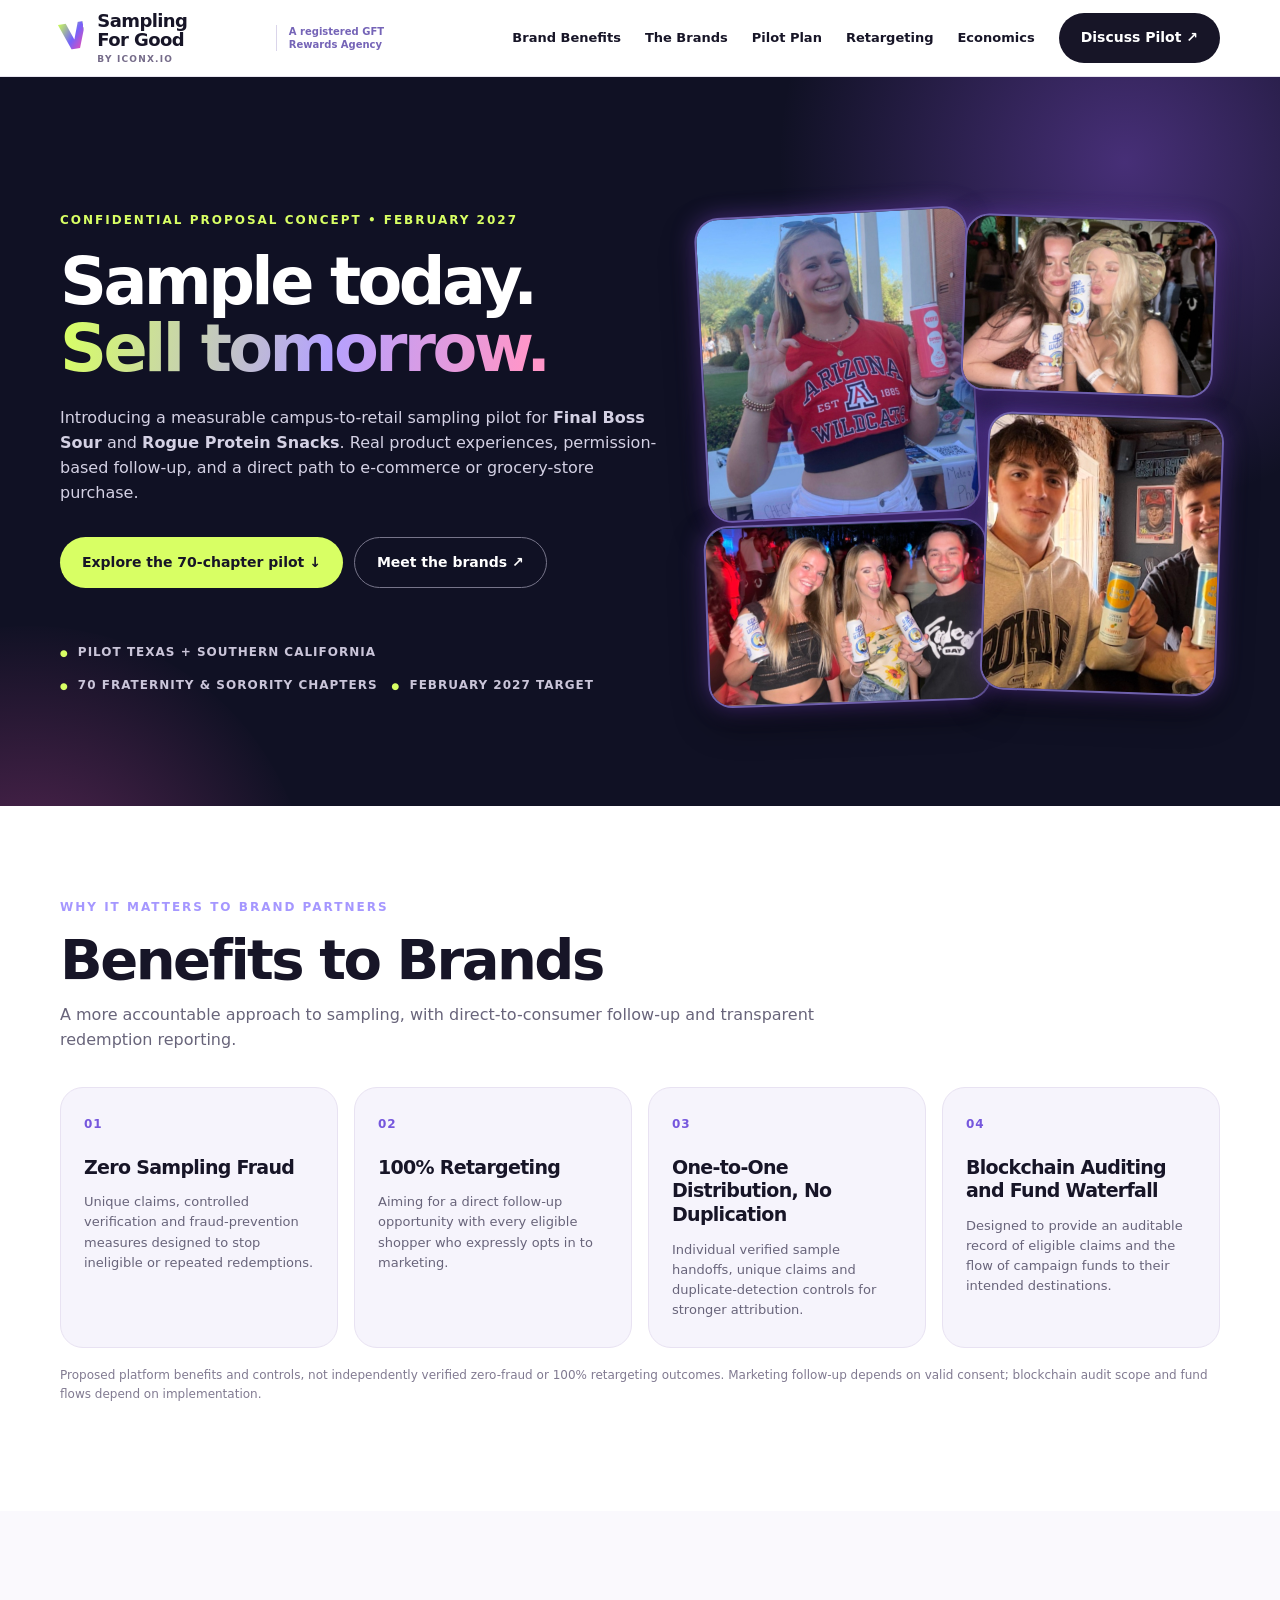
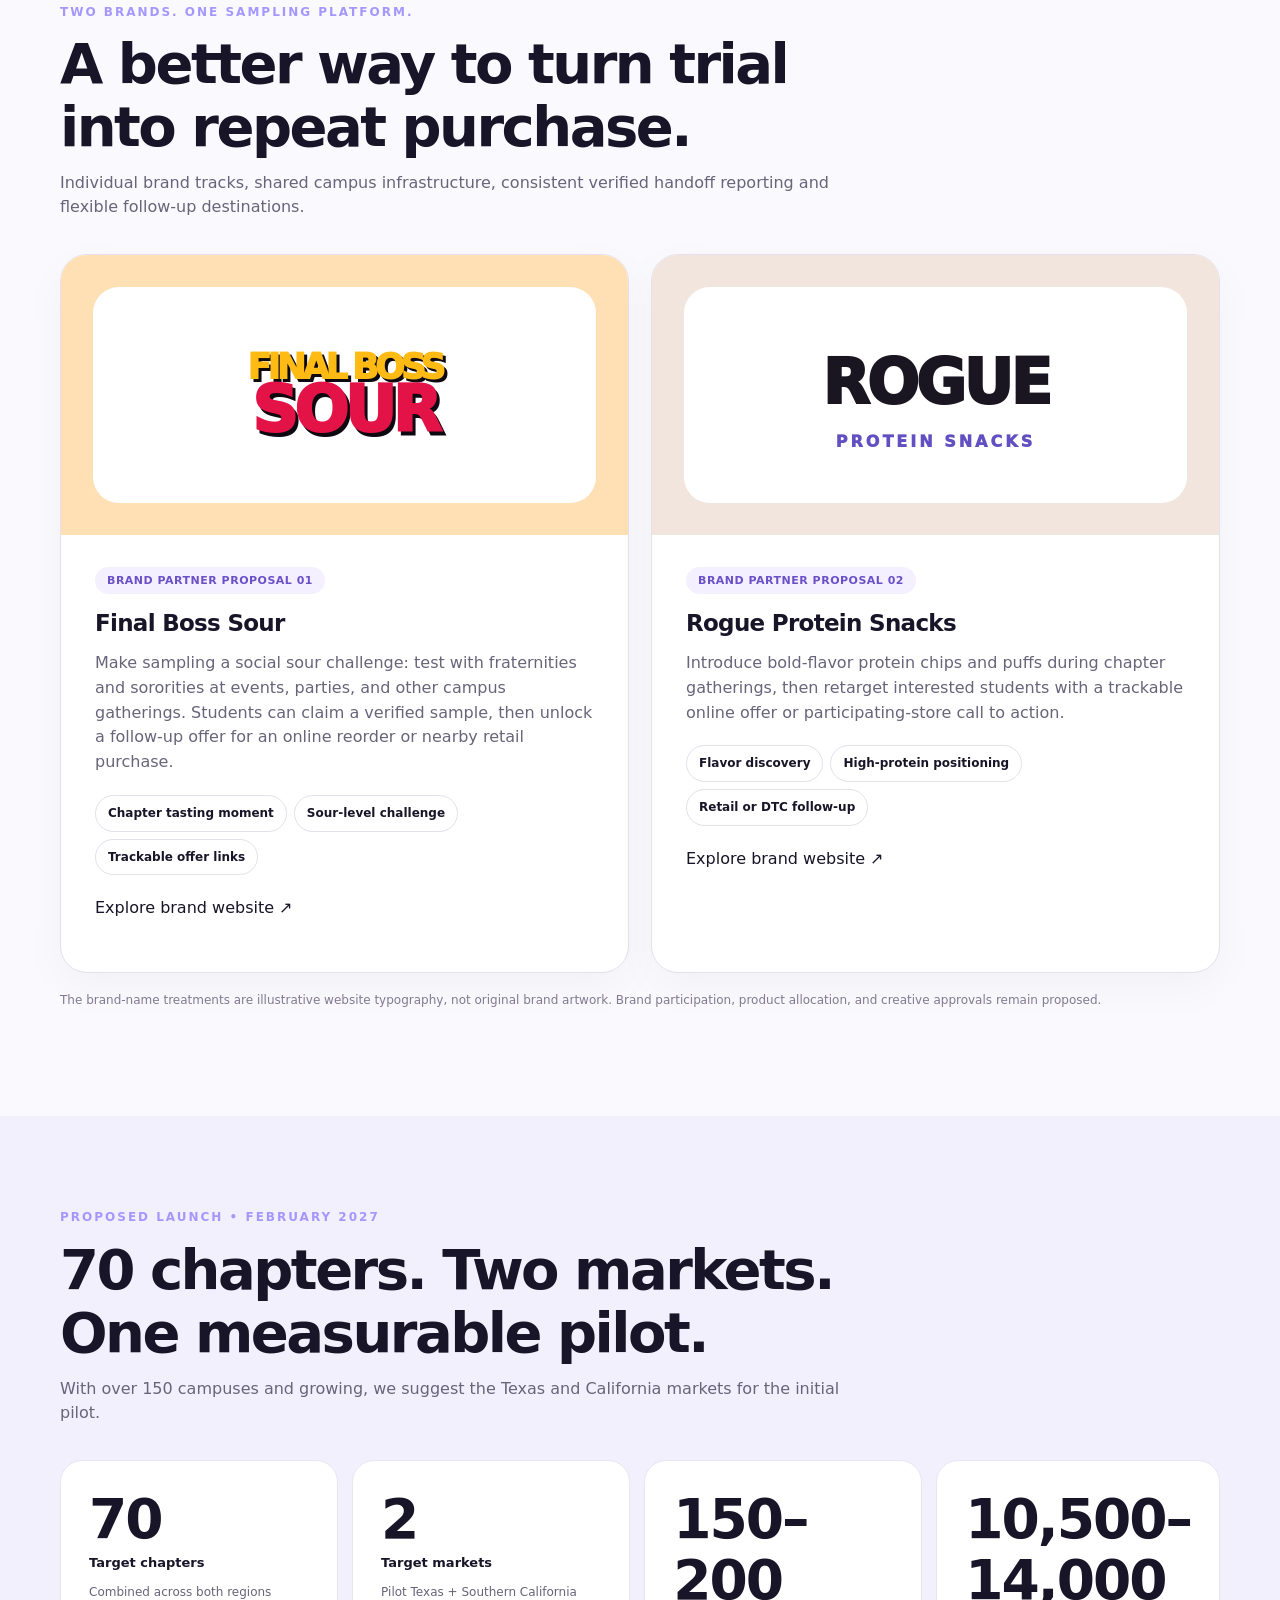
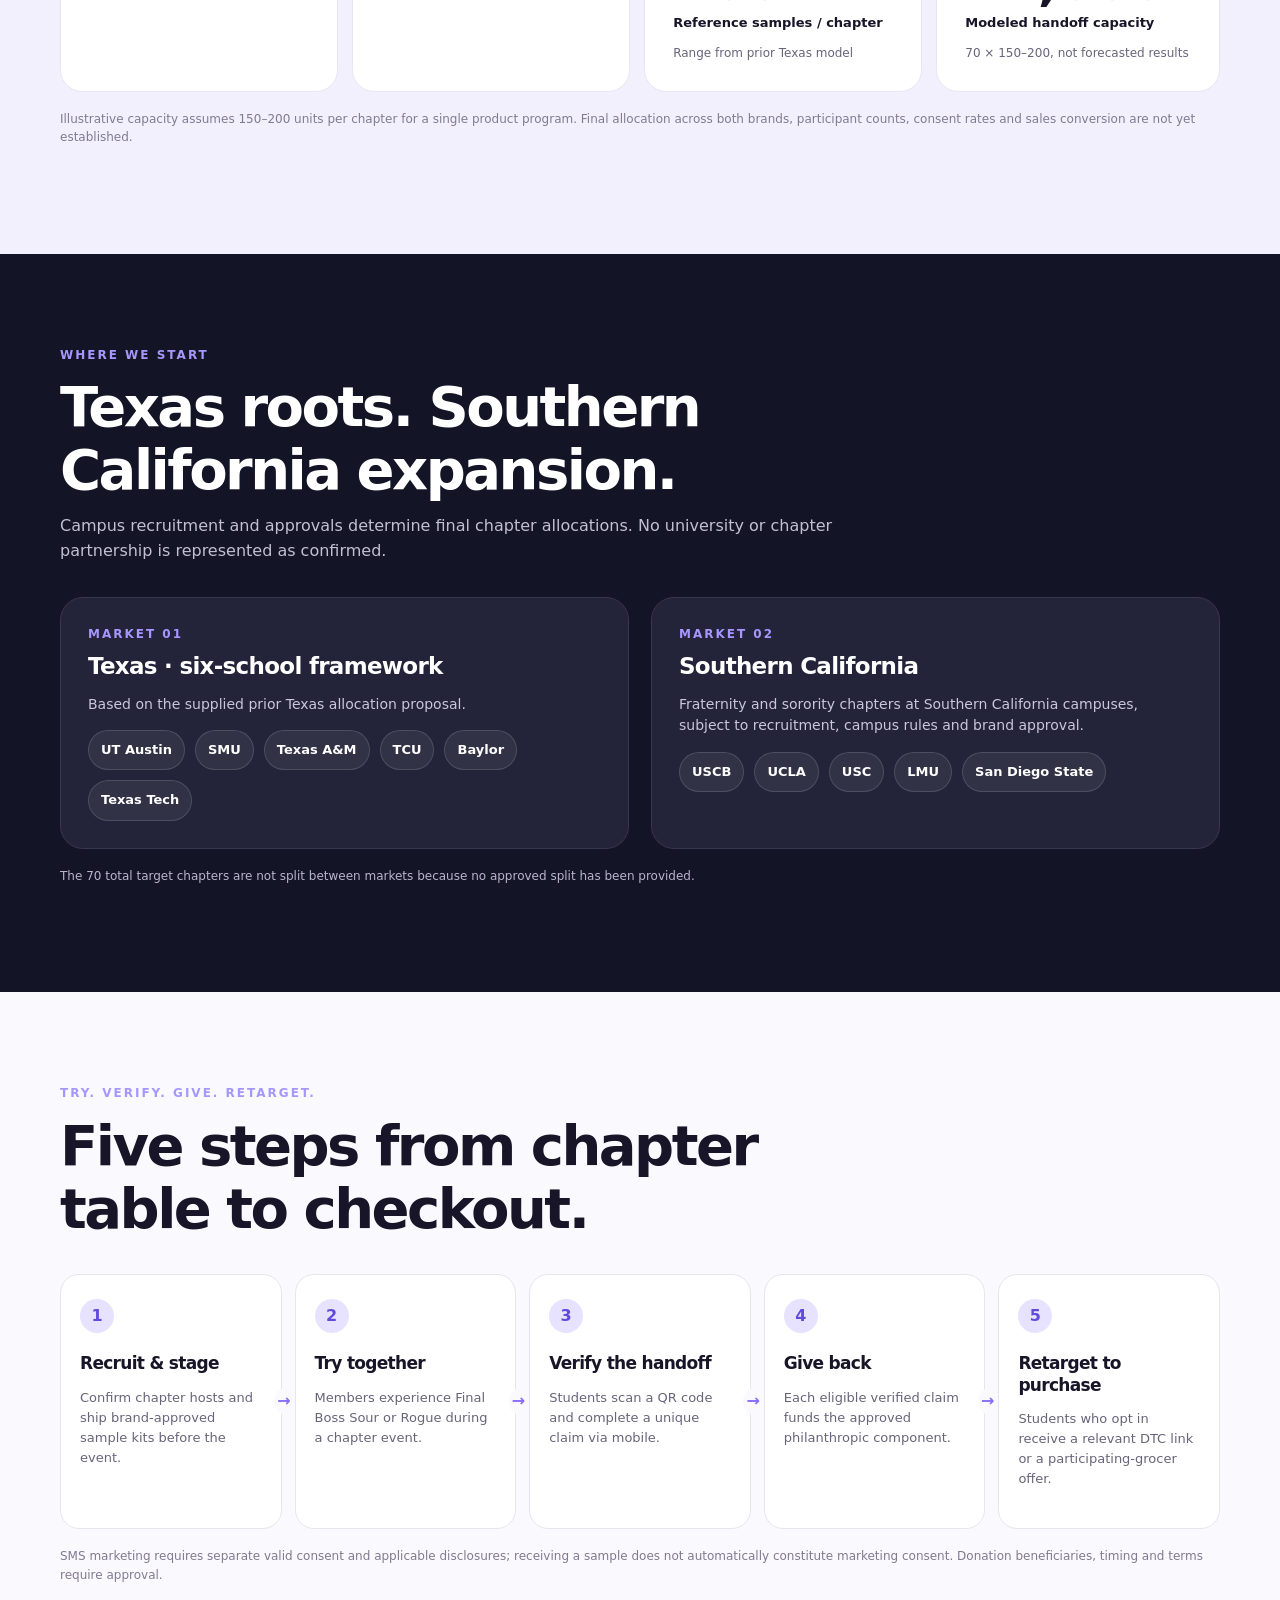
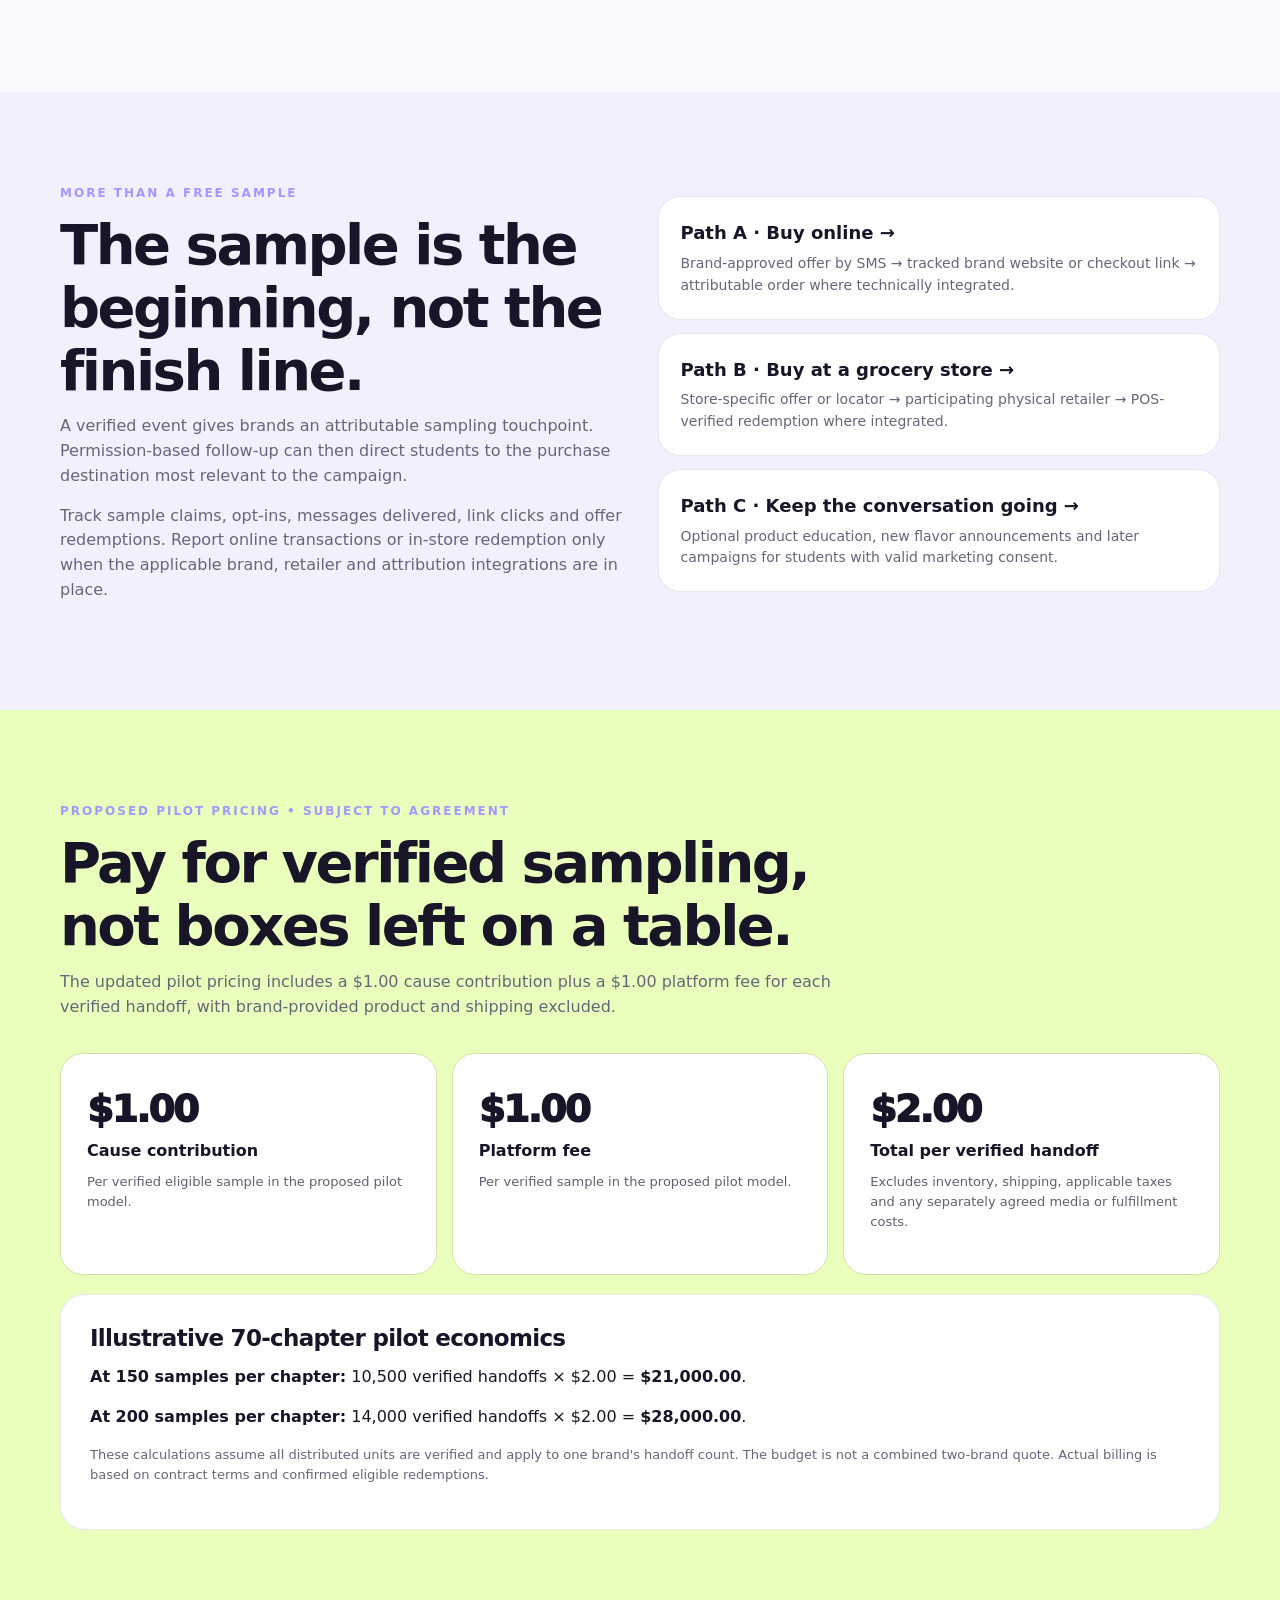
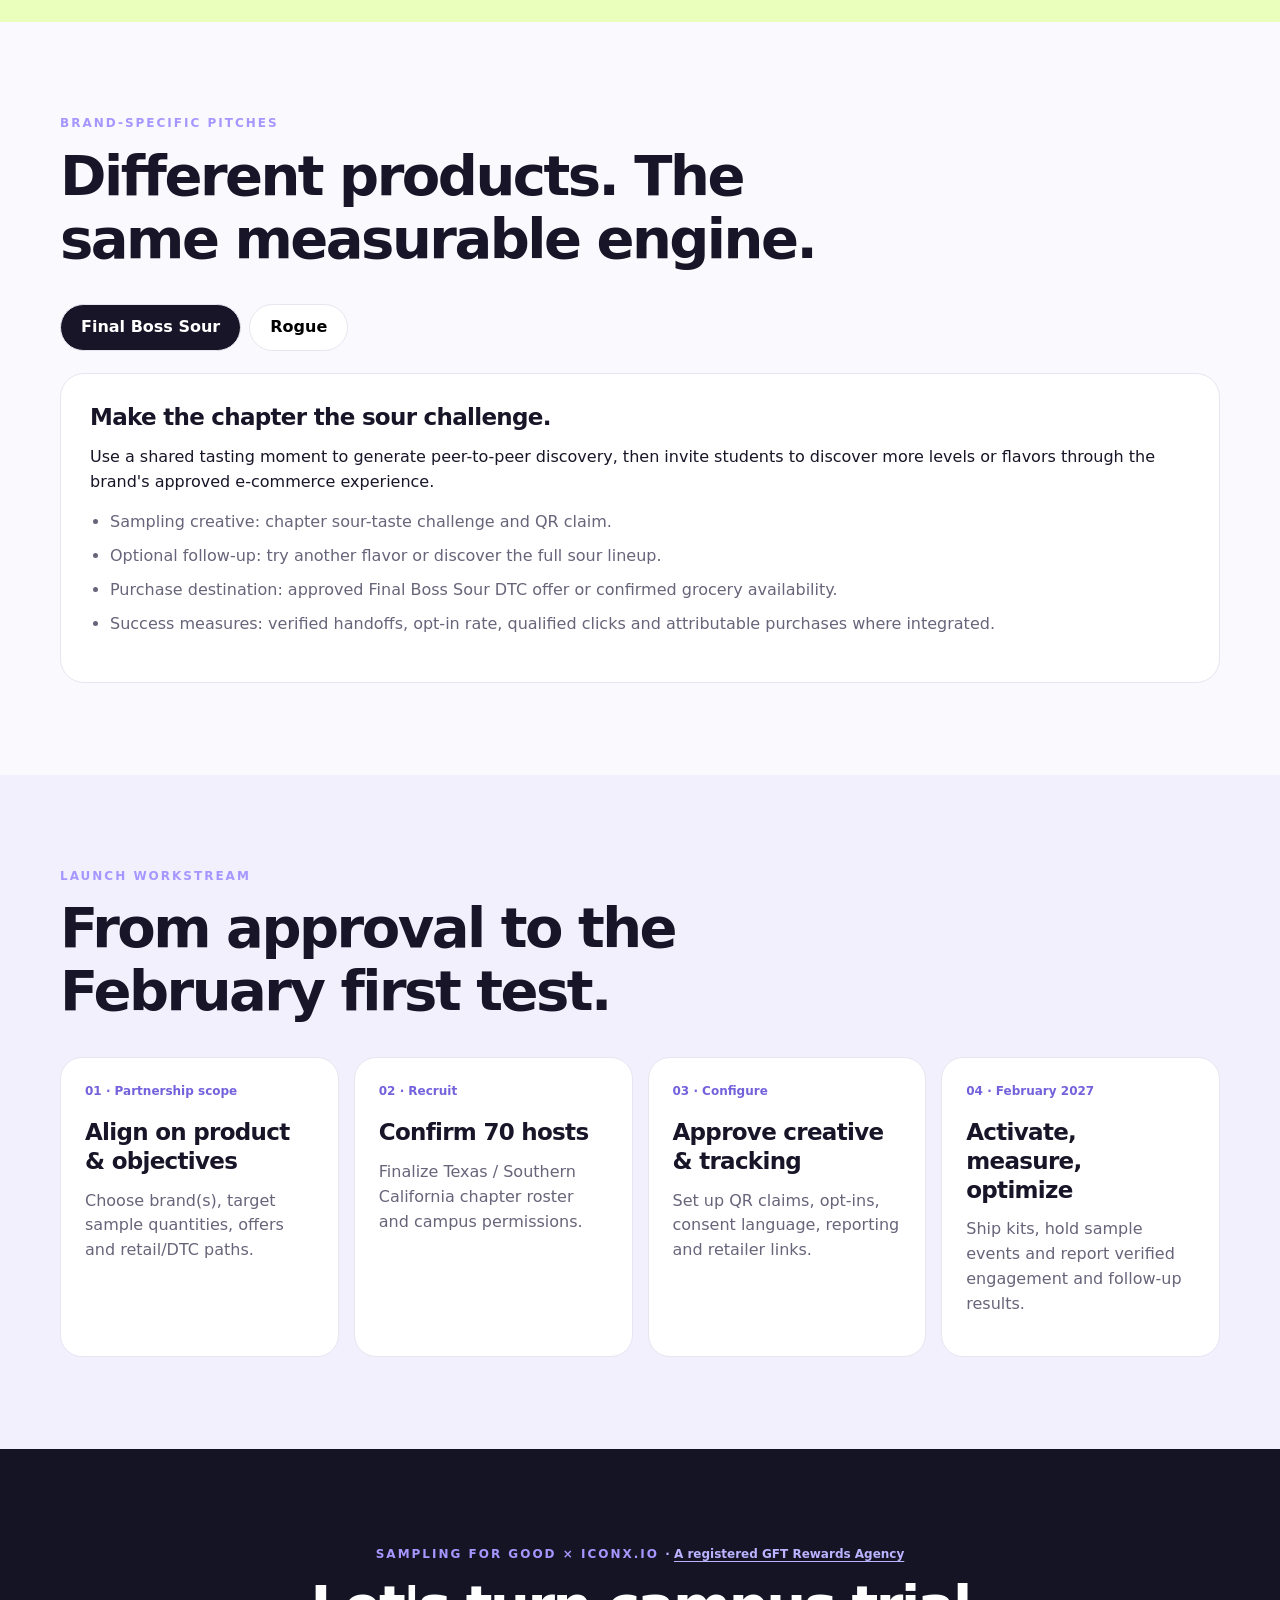
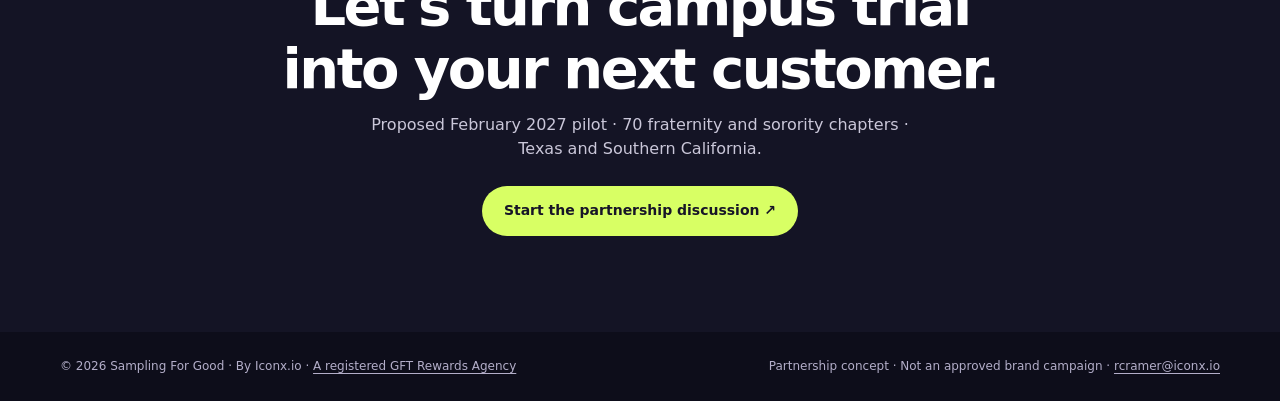
<file: brand-pitches/final-boss-rogue/index.html>
<!doctype html>
<html lang="en"><head><meta charset="utf-8"><meta name="viewport" content="width=device-width,initial-scale=1"><meta name="theme-color" content="#101124"><title>Final Boss Sour × Rogue | Sampling For Good — February 2027 Pilot</title><meta name="description" content="A proposed 70-chapter sampling and retargeting pilot across Texas and Southern California, by Sampling For Good / Iconx."><style>
:root{--ink:#171527;--muted:#68647a;--purple:#7564fa;--pink:#f04bb6;--lime:#d8ff64;--blue:#488eff;--line:#e8e5f0}*{box-sizing:border-box}html{scroll-behavior:smooth}body{margin:0;background:#faf9fd;color:var(--ink);font:16px/1.55 Inter,ui-sans-serif,system-ui,-apple-system,Segoe UI,sans-serif}a{color:inherit;text-decoration:none}button{font:inherit;cursor:pointer}.wrap{width:min(1160px,calc(100% - 44px));margin:auto}.nav{position:sticky;top:0;z-index:9;background:#fffffff2;backdrop-filter:blur(18px);border-bottom:1px solid var(--line)}.nav .wrap{display:flex;align-items:center;justify-content:space-between;min-height:76px;gap:18px}.logo{display:flex;align-items:center;gap:12px;font-size:18px;font-weight:900;line-height:1.05;letter-spacing:-.6px}.vmark{font-weight:1000;font-size:34px;letter-spacing:-10px;padding-right:9px;background:linear-gradient(130deg,#c8fc55 5%,#7363fc 50%,#ef4ab0 85%);-webkit-background-clip:text;background-clip:text;color:transparent;transform:rotate(-9deg)}.logo small{font-size:9px;letter-spacing:1.2px;color:#756b89;display:block;margin-top:5px}.navlinks{display:flex;align-items:center;gap:24px;font-size:13px;font-weight:750}.btn{display:inline-flex;align-items:center;justify-content:center;border:0;padding:14px 22px;border-radius:100px;background:var(--ink);color:white;font-weight:850;font-size:14px;transition:transform .2s,box-shadow .2s}.btn:hover{transform:translateY(-2px);box-shadow:0 12px 26px #11112626}.btn.lime{background:var(--lime);color:var(--ink)}.btn.outline{background:#fff;color:var(--ink);border:1px solid var(--line)}.hero{background:#101124;color:white;position:relative;overflow:hidden;padding:108px 0 86px}.hero:before{content:'';position:absolute;width:710px;height:710px;border-radius:50%;right:-200px;top:-270px;background:radial-gradient(circle,#995cf466,transparent 69%)}.hero:after{content:'';position:absolute;width:560px;height:560px;border-radius:50%;left:-250px;bottom:-380px;background:radial-gradient(circle,#ed54b755,transparent 72%)}.hero .wrap{position:relative;z-index:1}.eyebrow{font-size:12px;font-weight:900;letter-spacing:2px;text-transform:uppercase;color:#a597ff}.hero .eyebrow{color:#d8ff64}.hero h1{font-size:clamp(48px,7vw,91px);line-height:1.02;letter-spacing:-5px;max-width:1000px;margin:19px 0 25px}.gradient{background:linear-gradient(100deg,#d8ff64 1%,#b4a1ff 55%,#ff96c9 95%);color:transparent;background-clip:text}.hero p{font-size:19px;max-width:690px;color:#d4d1e4}.actions{display:flex;gap:11px;flex-wrap:wrap;margin-top:31px}.hero .outline{background:transparent;color:white;border:1px solid #77758a}.herofoot{display:flex;gap:24px;flex-wrap:wrap;margin-top:55px;color:#cac5d9;font-size:12px;text-transform:uppercase;letter-spacing:1px;font-weight:750}.herofoot span:before{content:'●';color:var(--lime);font-size:9px;margin-right:9px}section{padding:92px 0}.sectionhead{max-width:790px;margin-bottom:34px}h2{font-size:clamp(34px,4.7vw,56px);line-height:1.12;letter-spacing:-2.5px;margin:12px 0}h3{font-size:23px;line-height:1.25;letter-spacing:-.7px;margin:0 0 13px}p{margin:0 0 15px}.muted{color:var(--muted)}.brandgrid,.metricgrid,.steps,.dual,.geogrid{display:grid;grid-template-columns:repeat(2,minmax(0,1fr));gap:22px}.brandcard{border:1px solid #e5e0eb;background:white;border-radius:27px;overflow:hidden;box-shadow:0 14px 45px #28204609}.brandtop{height:280px;display:flex;align-items:center;justify-content:center;flex-direction:column;text-align:center;padding:32px}.brandtop.sour{background:#ffe0b5}.brandtop.rogue{background:#f1e5dd}.brandtop .inner{border-radius:26px;background:white;height:100%;width:100%;display:flex;align-items:center;justify-content:center;flex-direction:column;padding:25px}.bossmark{font-weight:1000;text-transform:uppercase;line-height:.87;letter-spacing:-4px;font-size:clamp(38px,5vw,70px);color:#e41347;text-shadow:3px 4px 0 #0e0811}.bossmark small{font-size:.55em;display:block;color:#ffbb13;text-shadow:3px 3px 0 #0e0811}.roguemark{font-weight:1000;font-size:clamp(34px,4.8vw,69px);letter-spacing:-3px;color:#191622}.roguemark em{font-size:16px;display:block;color:#6250c3;font-style:normal;letter-spacing:3px}.brandbody{padding:32px 34px 36px}.tag{display:inline-block;background:#f4f0ff;color:#6b50c8;border-radius:30px;padding:5px 12px;font-size:11px;font-weight:900;letter-spacing:.5px;text-transform:uppercase;margin-bottom:15px}.chips{display:flex;flex-wrap:wrap;gap:7px;margin-top:20px}.chips span{font-size:12px;font-weight:750;border:1px solid #e4dfeb;padding:8px 12px;border-radius:50px}.pitch{background:#f2f0fc}.stat{background:white;padding:28px;border-radius:22px;border:1px solid #e9e6f4}.stat strong{display:block;font-size:clamp(32px,4.5vw,55px);line-height:1.1;letter-spacing:-2px}.stat span{font-weight:850;font-size:13px}.stat small{display:block;font-size:12px;color:var(--muted);margin-top:9px}.metricgrid{grid-template-columns:repeat(4,1fr);gap:14px}.funnel{display:grid;grid-template-columns:repeat(5,1fr);gap:13px;margin-top:25px}.step{background:white;padding:24px 19px;border:1px solid var(--line);border-radius:19px;position:relative}.step .num{display:inline-block;border-radius:50%;width:34px;height:34px;text-align:center;line-height:34px;background:#e7e2ff;color:#624add;font-weight:900;margin-bottom:20px}.step h3{font-size:17px}.step p{font-size:13px;color:var(--muted)}.step:not(:last-child):after{content:'→';position:absolute;right:-13px;top:45%;z-index:2;font-weight:900;color:#896aff;background:#faf9fd;border-radius:50%;padding:0 3px}.geo{background:#131526;color:white}.geo h2,.geo h3{color:white}.geo .muted{color:#c3bfd3}.location{padding:27px;background:#232339;border:1px solid #39364f;border-radius:23px}.location h3{margin-top:8px}.location p{font-size:14px;color:#cac6dd}.schoollist{display:flex;flex-wrap:wrap;gap:10px}.schoollist span{background:#ffffff12;border:1px solid #ffffff22;border-radius:30px;padding:9px 12px;font-size:13px;font-weight:750}.note{font-size:12px;color:#817a91;margin-top:18px}.geo .note{color:#bbb4ce}.split{display:grid;grid-template-columns:1fr 1fr;gap:35px;align-items:center}.path{background:#fff;border:1px solid var(--line);border-radius:22px;padding:22px;margin-bottom:13px}.path b{display:block;font-size:18px}.path p{font-size:14px;color:var(--muted);margin:6px 0 0}.money{background:#eaffbb}.economics{display:grid;grid-template-columns:repeat(3,1fr);gap:15px}.econ{background:#fff;border:1px solid #d9dfa9;padding:26px;border-radius:23px}.econ .big{font-size:38px;letter-spacing:-2px;font-weight:1000}.econ b{display:block}.econ p{color:#635e70;font-size:13px;margin-top:8px}.timeline{display:grid;grid-template-columns:repeat(4,1fr);gap:15px}.timeline article{background:white;border:1px solid var(--line);border-radius:22px;padding:24px}.timeline i{display:block;font-weight:900;font-size:12px;color:#7462dc;font-style:normal;margin-bottom:18px}.closing{background:#141425;color:white;text-align:center;padding:96px 0}.closing p{color:#cac7d9;max-width:580px;margin:0 auto 24px}.footer{padding:25px 0;background:#0d0d1a;color:#b3aec9;font-size:12px}.footer .wrap{display:flex;justify-content:space-between;flex-wrap:wrap;gap:12px}.detailtab{display:flex;gap:8px;margin:22px 0}.detailtab button{background:white;border:1px solid var(--line);border-radius:30px;padding:10px 20px;font-weight:850}.detailtab button.active{background:#171527;color:white}.panel{background:white;border-radius:24px;padding:29px;border:1px solid var(--line)}.panel[hidden]{display:none}.panel ul{padding-left:20px;color:var(--muted)}.panel li{margin:9px 0}@media(max-width:900px){.metricgrid{grid-template-columns:repeat(2,1fr)}.funnel{grid-template-columns:repeat(2,1fr)}.funnel .step:after{display:none}.timeline{grid-template-columns:repeat(2,1fr)}.navlinks a:not(.btn){display:none}}@media(max-width:620px){.wrap{width:min(100% - 30px,1160px)}.nav .wrap{min-height:70px}.nav .btn{padding:10px 12px;font-size:12px}.logo{font-size:14px}.hero{padding:76px 0 62px}.hero h1{letter-spacing:-2.6px}.hero p{font-size:16px}.brandgrid,.dual,.geogrid,.split{grid-template-columns:1fr}.brandtop{height:235px}.brandbody{padding:24px}.funnel,.timeline{grid-template-columns:1fr}.metricgrid{gap:9px}.stat{padding:18px}.stat strong{letter-spacing:-1px}.economics{grid-template-columns:1fr}section{padding:64px 0}h2{letter-spacing:-1.5px}}
.hero-layout{display:grid;grid-template-columns:minmax(0,1.08fr) minmax(0,.92fr);align-items:center;gap:20px}.hero-copy{min-width:0}.hero-copy h1{font-size:clamp(47px,5.1vw,74px);letter-spacing:-3.6px}.hero-copy p{font-size:16px;max-width:600px}.hero-copy .herofoot{gap:14px}.hero-montage{position:relative;height:535px;min-width:0;isolation:isolate}.hero-montage:before{content:"";position:absolute;inset:7% 2%;background:radial-gradient(ellipse,#7b4de866 8%,#2b2c7000 69%);filter:blur(24px);z-index:-1}.hero-montage .photo{position:absolute;display:block;object-fit:cover;border-radius:24px;border:2px solid #a38efe95;box-shadow:0 0 23px #9a59fc65,0 15px 32px #0008;background:#26213b;transition:transform .2s ease}.photo-one{top:5%;left:1%;width:52%;height:57%;transform:rotate(-3deg)}.photo-two{top:6%;right:1%;width:48%;height:33%;transform:rotate(2deg)}.photo-three{bottom:3%;left:2%;width:54%;height:34%;transform:rotate(-2deg)}.photo-four{top:43%;right:0;width:45%;height:52%;transform:rotate(2deg)}@media(max-width:900px){.hero-layout{grid-template-columns:1fr}.hero-copy h1{font-size:clamp(50px,8vw,80px)}.hero-montage{height:490px;max-width:650px;width:100%;margin:30px auto 0}}@media(max-width:620px){.hero-montage{height:350px}.hero-copy h1{font-size:clamp(43px,10vw,65px);letter-spacing:-2.5px}.hero-montage .photo{border-radius:15px}.hero-copy .herofoot{margin-top:35px}}.agency-top{font-size:10px;line-height:1.3;font-weight:750;color:#7564b7;border-left:1px solid #dad5ea;padding-left:12px;margin-left:-6px;max-width:142px}.agency-inline{font-size:12px;color:#bab3ff;text-transform:none;letter-spacing:0}.agency-inline a,.footer a{ text-decoration:underline;text-underline-offset:3px}.benefits{background:#ffffff}.benefitgrid{display:grid;grid-template-columns:repeat(4,minmax(0,1fr));gap:16px}.benefitcard{background:#f6f4fc;padding:27px 23px;border:1px solid #e8e2f2;border-radius:23px}.benefit-icon{font-weight:900;font-size:12px;letter-spacing:1px;color:#7657dd;margin-bottom:22px}.benefitcard h3{font-size:19px}.benefitcard p{font-size:13px;color:var(--muted);margin:0}@media(max-width:1000px){.agency-top{display:none}.benefitgrid{grid-template-columns:repeat(2,minmax(0,1fr))}}@media(max-width:620px){.benefitgrid{grid-template-columns:1fr}.benefitcard{padding:24px}.agency-inline{display:block;margin-top:5px}}</style></head><body>
<header class="nav"><div class="wrap"><a href="#" class="logo"><span class="vmark">V</span><span>Sampling<br>For Good<small>BY ICONX.IO</small></span></a><a class="agency-top" href="https://iconx-io.vercel.app/#home" target="_blank" rel="noopener noreferrer">A registered GFT Rewards Agency</a><nav class="navlinks"><a href="#benefits">Brand Benefits</a><a href="#brands">The Brands</a><a href="#pilot">Pilot Plan</a><a href="#retargeting">Retargeting</a><a href="#economics">Economics</a><a class="btn" href="mailto:rcramer@iconx.io?subject=February%202027%20Sampling%20For%20Good%20Pilot">Discuss Pilot ↗</a></nav></div></header>
<main><div class="hero"><div class="wrap"><div class="hero-layout"><div class="hero-copy"><div class="eyebrow">Confidential proposal concept • February 2027</div><h1>Sample today.<br><span class="gradient">Sell tomorrow.</span></h1><p>Introducing a measurable campus-to-retail sampling pilot for <b>Final Boss Sour</b> and <b>Rogue Protein Snacks</b>. Real product experiences, permission-based follow-up, and a direct path to e-commerce or grocery-store purchase.</p><div class="actions"><a class="btn lime" href="#pilot">Explore the 70-chapter pilot ↓</a><a class="btn outline" href="#brands">Meet the brands ↗</a></div><div class="herofoot"><span>Pilot Texas + Southern California</span><span>70 fraternity & sorority chapters</span><span>February 2027 target</span></div></div><div class="hero-montage" role="img" aria-label="Four photos of college students enjoying sampling events"><img class="photo photo-one" src="images/campus-activation.jpg" alt=""><img class="photo photo-two" src="images/brand-party.jpg" alt=""><img class="photo photo-three" src="images/group-sampling.jpg" alt=""><img class="photo photo-four" src="images/friends-snacks.jpg" alt=""></div></div></div></div>
<section class="benefits" id="benefits"><div class="wrap"><div class="sectionhead"><div class="eyebrow">Why it matters to brand partners</div><h2>Benefits to Brands</h2><p class="muted">A more accountable approach to sampling, with direct-to-consumer follow-up and transparent redemption reporting.</p></div><div class="benefitgrid"><article class="benefitcard"><div class="benefit-icon">01</div><h3>Zero Sampling Fraud</h3><p>Unique claims, controlled verification and fraud-prevention measures designed to stop ineligible or repeated redemptions.</p></article><article class="benefitcard"><div class="benefit-icon">02</div><h3>100% Retargeting</h3><p>Aiming for a direct follow-up opportunity with every eligible shopper who expressly opts in to marketing.</p></article><article class="benefitcard"><div class="benefit-icon">03</div><h3>One-to-One Distribution, No Duplication</h3><p>Individual verified sample handoffs, unique claims and duplicate-detection controls for stronger attribution.</p></article><article class="benefitcard"><div class="benefit-icon">04</div><h3>Blockchain Auditing and Fund Waterfall</h3><p>Designed to provide an auditable record of eligible claims and the flow of campaign funds to their intended destinations.</p></article></div><p class="note">Proposed platform benefits and controls, not independently verified zero-fraud or 100% retargeting outcomes. Marketing follow-up depends on valid consent; blockchain audit scope and fund flows depend on implementation.</p></div></section>
<section id="brands"><div class="wrap"><div class="sectionhead"><div class="eyebrow">Two brands. One sampling platform.</div><h2>A better way to turn trial into repeat purchase.</h2><p class="muted">Individual brand tracks, shared campus infrastructure, consistent verified handoff reporting and flexible follow-up destinations.</p></div><div class="brandgrid">
<article class="brandcard"><div class="brandtop sour"><div class="inner"><div class="bossmark"><small>FINAL BOSS</small>SOUR</div></div></div><div class="brandbody"><div class="tag">Brand partner proposal 01</div><h3>Final Boss Sour</h3><p class="muted">Make sampling a social sour challenge: test with fraternities and sororities at events, parties, and other campus gatherings. Students can claim a verified sample, then unlock a follow-up offer for an online reorder or nearby retail purchase.</p><div class="chips"><span>Chapter tasting moment</span><span>Sour-level challenge</span><span>Trackable offer links</span></div><p style="margin-top:21px"><a href="https://finalbosssour.com/" target="_blank" rel="noopener">Explore brand website ↗</a></p></div></article>
<article class="brandcard"><div class="brandtop rogue"><div class="inner"><div class="roguemark">ROGUE<em>PROTEIN SNACKS</em></div></div></div><div class="brandbody"><div class="tag">Brand partner proposal 02</div><h3>Rogue Protein Snacks</h3><p class="muted">Introduce bold-flavor protein chips and puffs during chapter gatherings, then retarget interested students with a trackable online offer or participating-store call to action.</p><div class="chips"><span>Flavor discovery</span><span>High-protein positioning</span><span>Retail or DTC follow-up</span></div><p style="margin-top:21px"><a href="https://roguesnacks.com/" target="_blank" rel="noopener">Explore brand website ↗</a></p></div></article></div><p class="note">The brand-name treatments are illustrative website typography, not original brand artwork. Brand participation, product allocation, and creative approvals remain proposed.</p></div></section>
<section class="pitch" id="pilot"><div class="wrap"><div class="sectionhead"><div class="eyebrow">Proposed launch • February 2027</div><h2>70 chapters. Two markets. One measurable pilot.</h2><p class="muted">With over 150 campuses and growing, we suggest the Texas and California markets for the initial pilot.</p></div><div class="metricgrid"><div class="stat"><strong>70</strong><span>Target chapters</span><small>Combined across both regions</small></div><div class="stat"><strong>2</strong><span>Target markets</span><small>Pilot Texas + Southern California</small></div><div class="stat"><strong>150–200</strong><span>Reference samples / chapter</span><small>Range from prior Texas model</small></div><div class="stat"><strong>10,500–14,000</strong><span>Modeled handoff capacity</span><small>70 × 150–200, not forecasted results</small></div></div><p class="note">Illustrative capacity assumes 150–200 units per chapter for a single product program. Final allocation across both brands, participant counts, consent rates and sales conversion are not yet established.</p></div></section>
<section class="geo"><div class="wrap"><div class="sectionhead"><div class="eyebrow">Where we start</div><h2>Texas roots. Southern California expansion.</h2><p class="muted">Campus recruitment and approvals determine final chapter allocations. No university or chapter partnership is represented as confirmed.</p></div><div class="geogrid"><div class="location"><div class="eyebrow">Market 01</div><h3>Texas · six-school framework</h3><p>Based on the supplied prior Texas allocation proposal.</p><div class="schoollist"><span>UT Austin</span><span>SMU</span><span>Texas A&M</span><span>TCU</span><span>Baylor</span><span>Texas Tech</span></div></div><div class="location"><div class="eyebrow">Market 02</div><h3>Southern California</h3><p>Fraternity and sorority chapters at Southern California campuses, subject to recruitment, campus rules and brand approval.</p><div class="schoollist"><span>USCB</span><span>UCLA</span><span>USC</span><span>LMU</span><span>San Diego State</span></div></div></div><p class="note">The 70 total target chapters are not split between markets because no approved split has been provided.</p></div></section>
<section id="how"><div class="wrap"><div class="sectionhead"><div class="eyebrow">Try. Verify. Give. Retarget.</div><h2>Five steps from chapter table to checkout.</h2></div><div class="funnel"><div class="step"><div class="num">1</div><h3>Recruit & stage</h3><p>Confirm chapter hosts and ship brand-approved sample kits before the event.</p></div><div class="step"><div class="num">2</div><h3>Try together</h3><p>Members experience Final Boss Sour or Rogue during a chapter event.</p></div><div class="step"><div class="num">3</div><h3>Verify the handoff</h3><p>Students scan a QR code and complete a unique claim via mobile.</p></div><div class="step"><div class="num">4</div><h3>Give back</h3><p>Each eligible verified claim funds the approved philanthropic component.</p></div><div class="step"><div class="num">5</div><h3>Retarget to purchase</h3><p>Students who opt in receive a relevant DTC link or a participating-grocer offer.</p></div></div><p class="note">SMS marketing requires separate valid consent and applicable disclosures; receiving a sample does not automatically constitute marketing consent. Donation beneficiaries, timing and terms require approval.</p></div></section>
<section class="pitch" id="retargeting"><div class="wrap"><div class="split"><div><div class="eyebrow">More than a free sample</div><h2>The sample is the beginning, not the finish line.</h2><p class="muted">A verified event gives brands an attributable sampling touchpoint. Permission-based follow-up can then direct students to the purchase destination most relevant to the campaign.</p><p class="muted">Track sample claims, opt-ins, messages delivered, link clicks and offer redemptions. Report online transactions or in-store redemption only when the applicable brand, retailer and attribution integrations are in place.</p></div><div><div class="path"><b>Path A · Buy online →</b><p>Brand-approved offer by SMS → tracked brand website or checkout link → attributable order where technically integrated.</p></div><div class="path"><b>Path B · Buy at a grocery store →</b><p>Store-specific offer or locator → participating physical retailer → POS-verified redemption where integrated.</p></div><div class="path"><b>Path C · Keep the conversation going →</b><p>Optional product education, new flavor announcements and later campaigns for students with valid marketing consent.</p></div></div></div></div></section>
<section class="money" id="economics"><div class="wrap"><div class="sectionhead"><div class="eyebrow">Proposed pilot pricing • subject to agreement</div><h2>Pay for verified sampling, not boxes left on a table.</h2><p class="muted">The updated pilot pricing includes a $1.00 cause contribution plus a $1.00 platform fee for each verified handoff, with brand-provided product and shipping excluded.</p></div><div class="economics"><div class="econ"><div class="big">$1.00</div><b>Cause contribution</b><p>Per verified eligible sample in the proposed pilot model.</p></div><div class="econ"><div class="big">$1.00</div><b>Platform fee</b><p>Per verified sample in the proposed pilot model.</p></div><div class="econ"><div class="big">$2.00</div><b>Total per verified handoff</b><p>Excludes inventory, shipping, applicable taxes and any separately agreed media or fulfillment costs.</p></div></div><div class="panel" style="margin-top:19px"><h3>Illustrative 70-chapter pilot economics</h3><p><b>At 150 samples per chapter:</b> 10,500 verified handoffs × $2.00 = <b>$21,000.00</b>.</p><p><b>At 200 samples per chapter:</b> 14,000 verified handoffs × $2.00 = <b>$28,000.00</b>.</p><p class="muted" style="font-size:13px">These calculations assume all distributed units are verified and apply to one brand's handoff count. The budget is not a combined two-brand quote. Actual billing is based on contract terms and confirmed eligible redemptions.</p></div></div></section>
<section><div class="wrap"><div class="sectionhead"><div class="eyebrow">Brand-specific pitches</div><h2>Different products. The same measurable engine.</h2></div><div class="detailtab" role="tablist" aria-label="Brand track"><button class="active" data-tab="fbs" role="tab" aria-selected="true">Final Boss Sour</button><button data-tab="rogue" role="tab" aria-selected="false">Rogue</button></div><div id="fbs" class="panel" role="tabpanel"><h3>Make the chapter the sour challenge.</h3><p>Use a shared tasting moment to generate peer-to-peer discovery, then invite students to discover more levels or flavors through the brand's approved e-commerce experience.</p><ul><li>Sampling creative: chapter sour-taste challenge and QR claim.</li><li>Optional follow-up: try another flavor or discover the full sour lineup.</li><li>Purchase destination: approved Final Boss Sour DTC offer or confirmed grocery availability.</li><li>Success measures: verified handoffs, opt-in rate, qualified clicks and attributable purchases where integrated.</li></ul></div><div id="rogue" class="panel" role="tabpanel" hidden><h3>Show that protein snacks can still bring the flavor.</h3><p>Build discovery around Rogue's chip and puff flavors at campus chapter gatherings, with relevant follow-up that supports repeat snack purchases.</p><ul><li>Sampling creative: flavor trial and QR claim at chapter gatherings.</li><li>Optional follow-up: favorite-flavor poll and approved online offer.</li><li>Purchase destination: Rogue DTC checkout or confirmed nearby retail locations.</li><li>Success measures: verified handoffs, opt-in rate, qualified clicks and attributable purchases where integrated.</li></ul></div></div></section>
<section class="pitch"><div class="wrap"><div class="sectionhead"><div class="eyebrow">Launch workstream</div><h2>From approval to the February first test.</h2></div><div class="timeline"><article><i>01 · Partnership scope</i><h3>Align on product & objectives</h3><p class="muted">Choose brand(s), target sample quantities, offers and retail/DTC paths.</p></article><article><i>02 · Recruit</i><h3>Confirm 70 hosts</h3><p class="muted">Finalize Texas / Southern California chapter roster and campus permissions.</p></article><article><i>03 · Configure</i><h3>Approve creative & tracking</h3><p class="muted">Set up QR claims, opt-ins, consent language, reporting and retailer links.</p></article><article><i>04 · February 2027</i><h3>Activate, measure, optimize</h3><p class="muted">Ship kits, hold sample events and report verified engagement and follow-up results.</p></article></div></div></section>
<div class="closing" id="contact"><div class="wrap"><div class="eyebrow">Sampling For Good × Iconx.io <span class="agency-inline">· <a href="https://iconx-io.vercel.app/#home" target="_blank" rel="noopener noreferrer">A registered GFT Rewards Agency</a></span></div><h2>Let's turn campus trial<br>into your next customer.</h2><p>Proposed February 2027 pilot · 70 fraternity and sorority chapters · Texas and Southern California.</p><a class="btn lime" href="mailto:rcramer@iconx.io?subject=Sampling%20For%20Good%20%7C%20February%202027%20brand%20pilot">Start the partnership discussion ↗</a></div></div>
</main><footer class="footer"><div class="wrap"><span>© 2026 Sampling For Good · By Iconx.io · <a href="https://iconx-io.vercel.app/#home" target="_blank" rel="noopener noreferrer">A registered GFT Rewards Agency</a></span><span>Partnership concept · Not an approved brand campaign · <a href="mailto:rcramer@iconx.io">rcramer@iconx.io</a></span></div></footer><script>document.querySelectorAll('[data-tab]').forEach(b=>b.addEventListener('click',()=>{document.querySelectorAll('[data-tab]').forEach(x=>{let a=x===b;x.classList.toggle('active',a);x.setAttribute('aria-selected',a)});document.querySelectorAll('[role=tabpanel]').forEach(p=>p.hidden=p.id!==b.dataset.tab)}));</script></body></html>
</file>
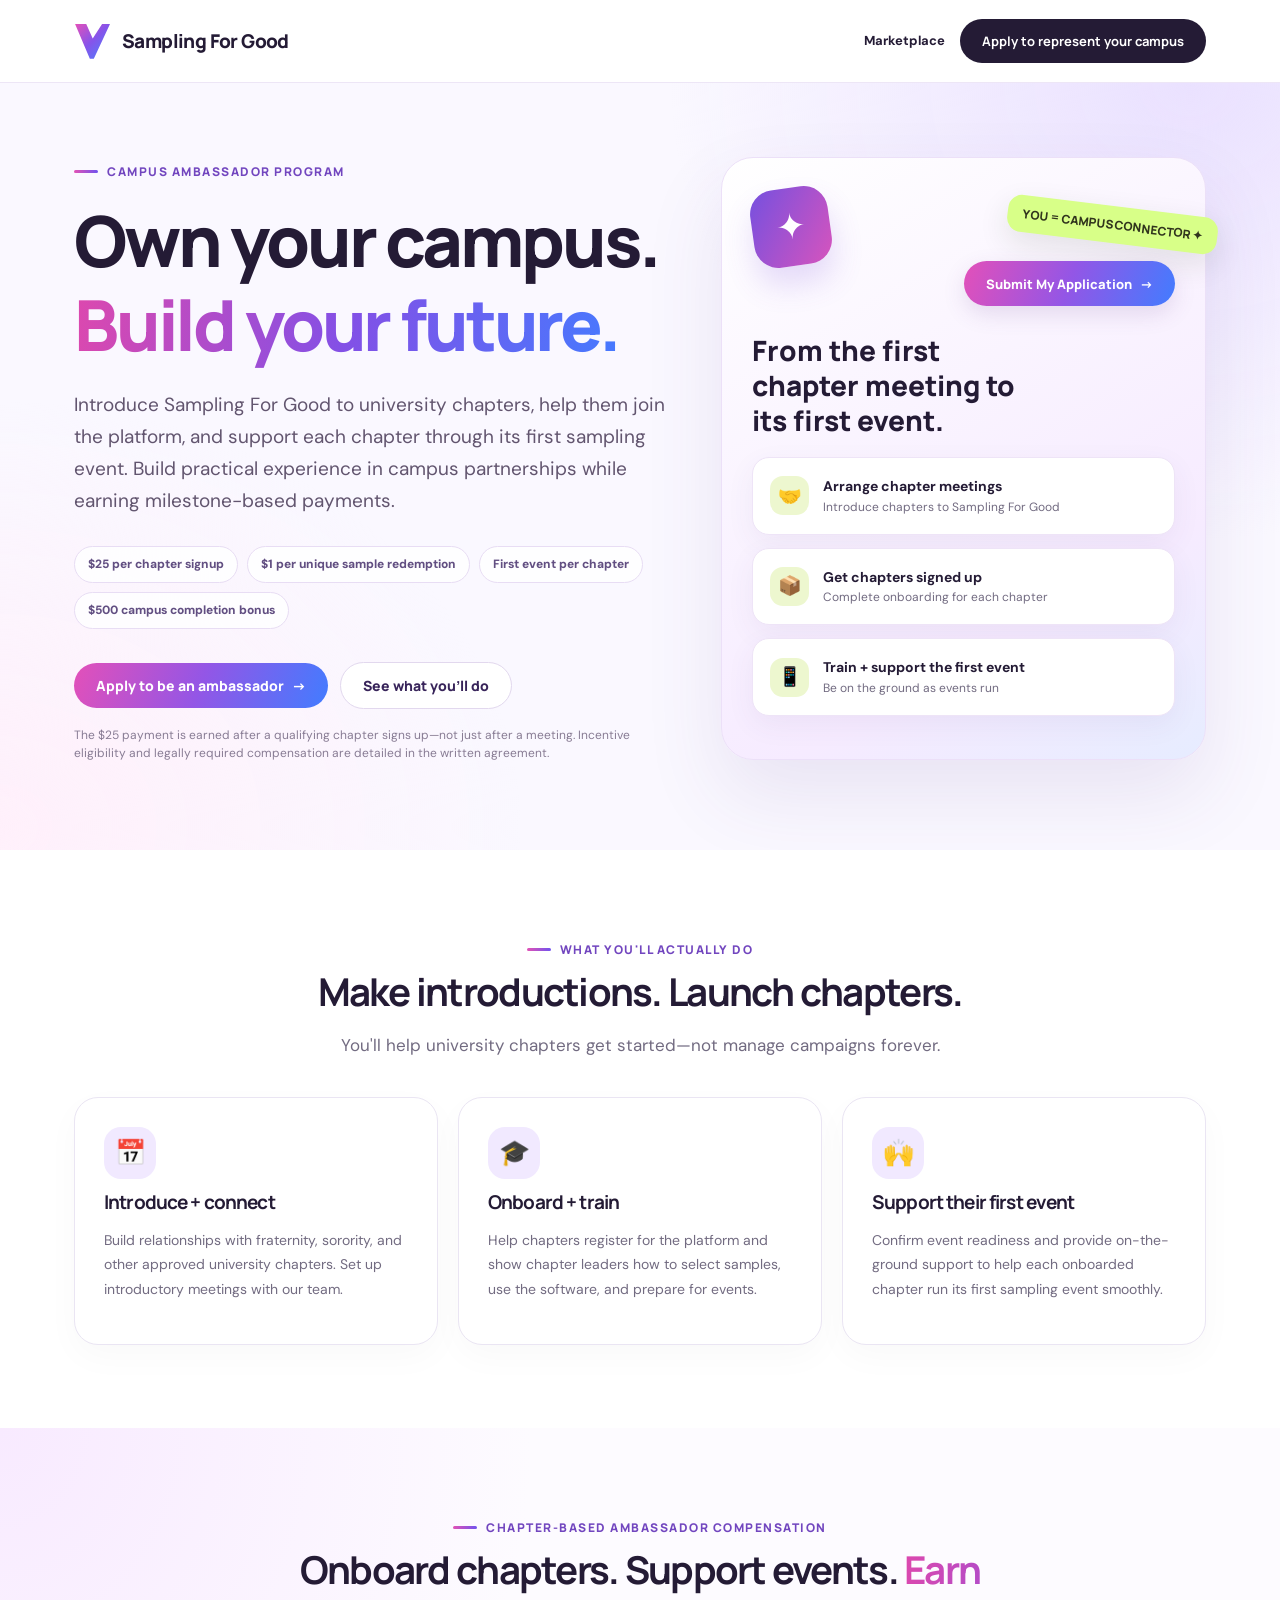
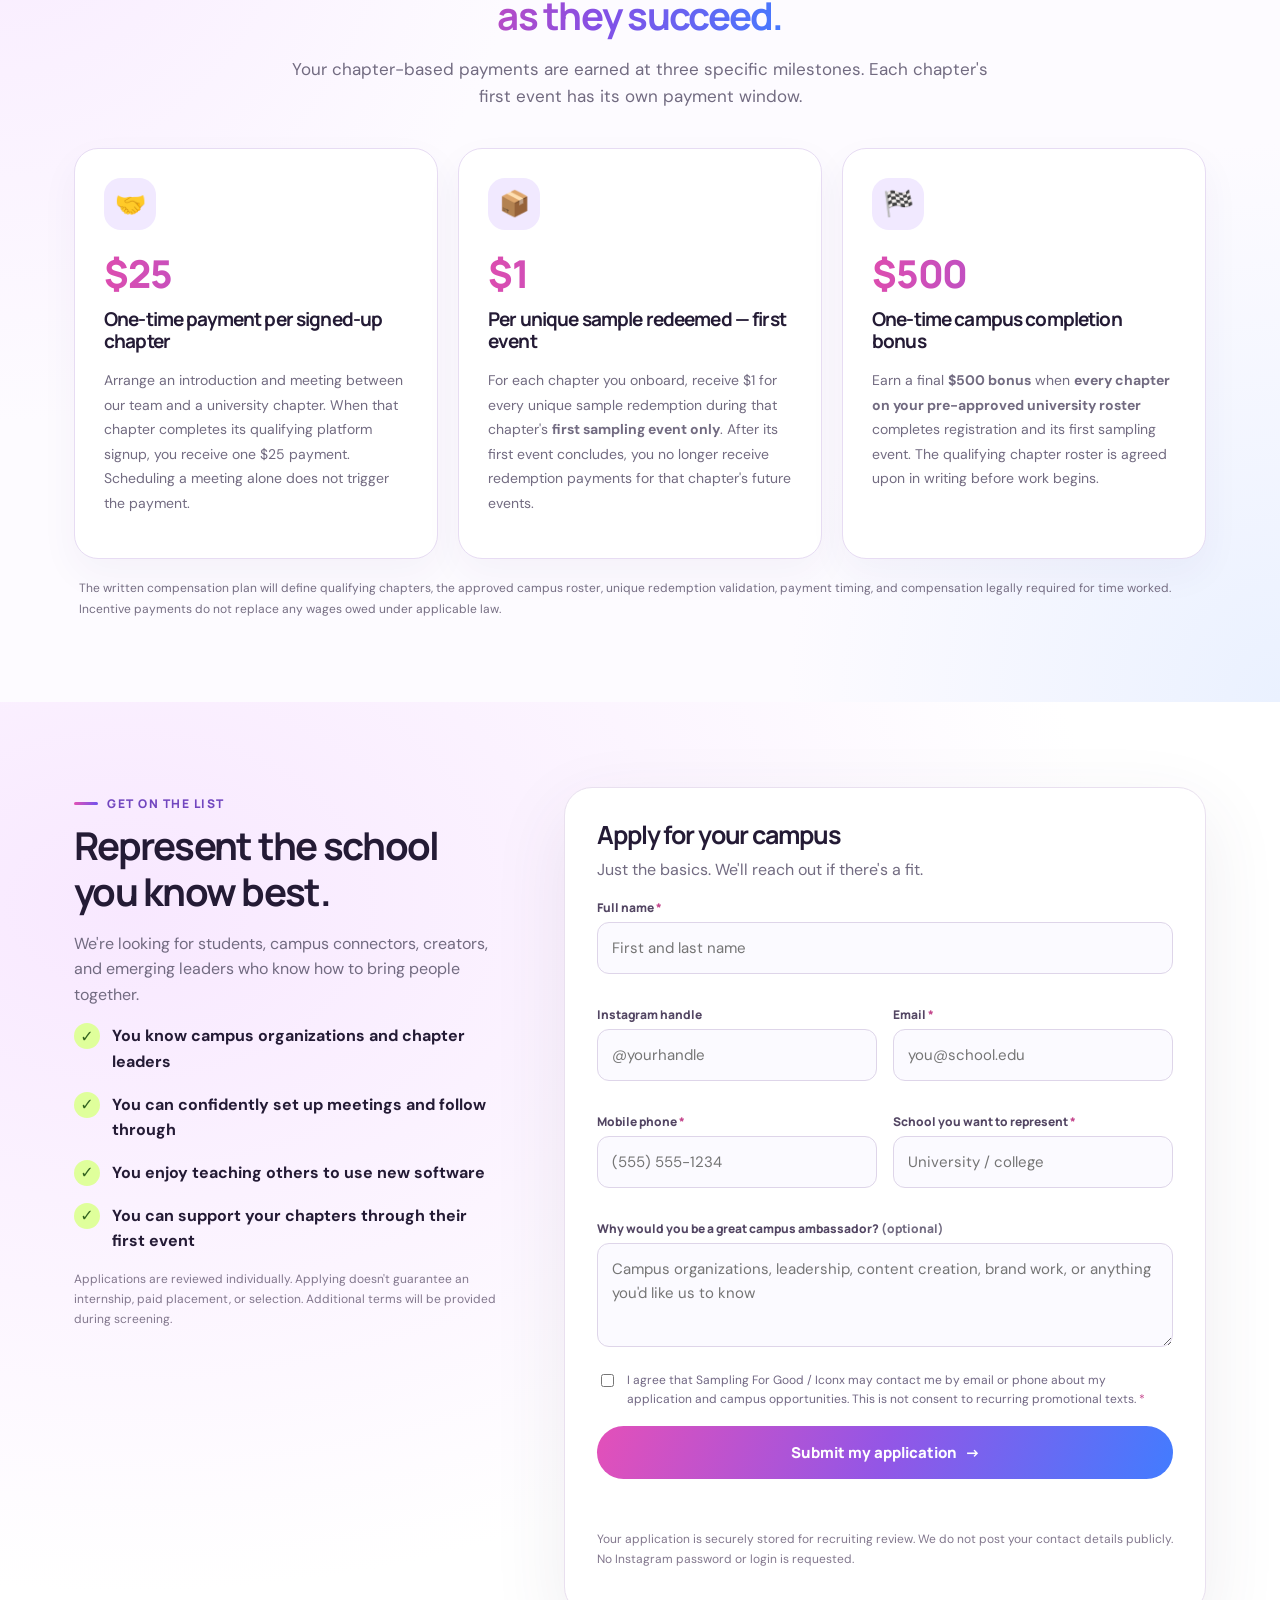
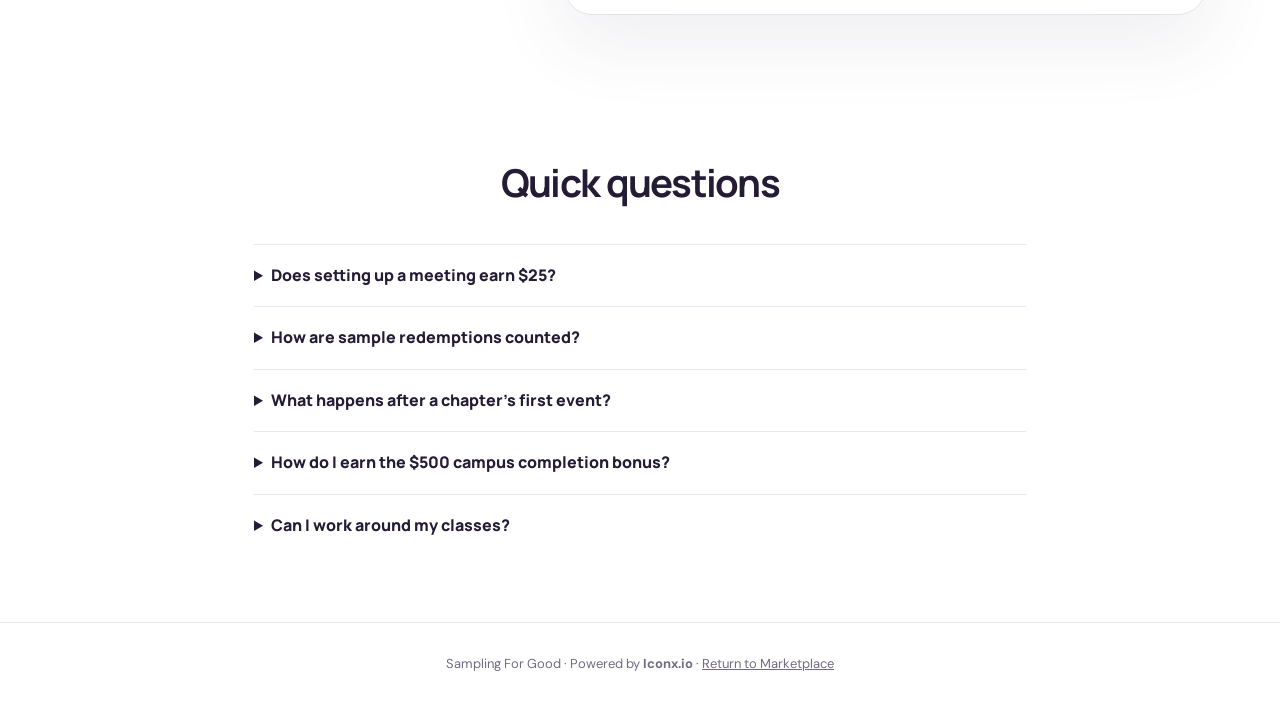
<file: marketplace-preview/ambassador.html>
<!doctype html>
<html lang="en">
<head>
<meta charset="utf-8">
<meta name="viewport" content="width=device-width,initial-scale=1">
<meta name="theme-color" content="#fbf9ff">
<meta name="description" content="Become a Sampling For Good Campus Brand Ambassador. Help brands and student organizations run sampling campaigns, gain hands-on experience, and apply for paid internship opportunities.">
<title>Campus Brand Ambassador | Sampling For Good</title>
<link rel="preconnect" href="https://fonts.googleapis.com">
<link rel="preconnect" href="https://fonts.gstatic.com" crossorigin>
<link href="https://fonts.googleapis.com/css2?family=DM+Sans:wght@400;500;600;700&family=Manrope:wght@400;500;600;700;800&display=swap" rel="stylesheet">
<style>
:root{--ink:#241b35;--muted:#726b81;--purple:#7952e8;--pink:#e650b4;--blue:#5086ff;--lime:#d4ff78;--line:#eae5f3;--bg:#faf8ff;--round:24px}
*{box-sizing:border-box}html{scroll-behavior:smooth}body{margin:0;background:#fff;color:var(--ink);font:16px/1.6 'DM Sans',system-ui,sans-serif}button,input,textarea{font:inherit}a{color:inherit}a:focus-visible,button:focus-visible,input:focus-visible,textarea:focus-visible{outline:3px solid #9171f4;outline-offset:3px}h1,h2,h3{font-family:Manrope,system-ui,sans-serif;line-height:1.2;letter-spacing:-.045em}h1{font-size:clamp(40px,5.5vw,77px);margin:17px 0 22px;font-weight:800}h2{font-size:clamp(28px,3vw,44px);margin:10px 0 15px}h3{font-size:19px;margin:12px 0 7px}.muted{color:var(--muted)}.wrap{max-width:1180px;margin:0 auto;padding:0 24px}header{height:83px;border-bottom:1px solid #ede6f6;display:flex;align-items:center;background:#ffffffed;backdrop-filter:blur(16px);position:sticky;top:0;z-index:40}.header-row{display:flex;align-items:center;justify-content:space-between;width:100%;gap:18px}.logo{display:inline-flex;align-items:center;gap:12px;text-decoration:none;font:800 19px Manrope,sans-serif;letter-spacing:-.6px;white-space:nowrap}.mark{display:inline-block;width:36px;height:36px;background:linear-gradient(135deg,#e951b7,#8654ea,#4784ff);clip-path:polygon(3% 3%,34% 3%,52% 43%,78% 3%,100% 3%,55% 99%,44% 99%)}.nav{display:flex;gap:15px;align-items:center}.nav a{text-decoration:none;font-weight:700;font-size:13px}.pillbtn{display:inline-flex;align-items:center;justify-content:center;gap:8px;text-align:center;padding:13px 22px;border-radius:99px;background:var(--ink);color:#fff;text-decoration:none;font:800 14px Manrope,sans-serif;border:0;cursor:pointer}.pillbtn:hover{transform:translateY(-1px);box-shadow:0 9px 22px #49356c2d}.pillbtn.light{background:#fff;color:#38245a;border:1px solid #e2d8ee}.pillbtn.gradient{background:linear-gradient(110deg,#e350b9,#9356e6,#427cff)}.hero{background:radial-gradient(ellipse 58% 85% at 93% 0%,#eae1ff 0,transparent 70%),radial-gradient(ellipse 55% 75% at 0 97%,#fff0fb 0,transparent 74%),#faf8ff;padding:72px 0 88px;overflow:hidden}.hero-grid{display:grid;grid-template-columns:1.1fr .9fr;gap:55px;align-items:center}.eyebrow{display:inline-flex;align-items:center;gap:9px;color:#7246bf;font:800 12px Manrope,sans-serif;letter-spacing:1.5px;text-transform:uppercase}.eyebrow:before{content:"";width:24px;height:3px;background:linear-gradient(90deg,#e252b5,#7052ee);border-radius:5px}.grad{background:linear-gradient(100deg,#de48ad,#8350e6,#457aff);background-clip:text;-webkit-background-clip:text;color:transparent}.lede{font-size:19px;max-width:610px;color:#62556f;line-height:1.7}.tagline{display:flex;flex-wrap:wrap;gap:9px;margin:28px 0 33px}.tag{border:1px solid #e8ddf4;background:#ffffffd9;border-radius:99px;padding:8px 13px;font-size:12px;font-weight:800;color:#624f82}.hero-actions{display:flex;gap:12px;flex-wrap:wrap;align-items:center}.note{font-size:12px;color:#887c94;margin:17px 0 0;line-height:1.5}.illustration{position:relative;border:1px solid #ece0f8;border-radius:32px;background:linear-gradient(150deg,#fff,#f6ebff 73%,#e6ecff);min-height:455px;padding:30px;box-shadow:0 35px 80px #53368a1b}.bigicon{width:78px;height:78px;border-radius:24px;background:linear-gradient(125deg,#7550df,#d754bd);display:grid;place-items:center;color:#fff;font-size:36px;transform:rotate(-8deg);box-shadow:0 18px 30px #7a51dc30}.illus-title{font:800 28px Manrope,sans-serif;line-height:1.25;margin:31px 0 19px;max-width:290px}.illus-card{background:#fff;display:flex;align-items:center;gap:14px;padding:17px;border:1px solid #eee4f7;border-radius:17px;box-shadow:0 9px 28px #57407c10;margin:13px 0}.illus-card span{display:grid;place-items:center;flex:none;width:39px;height:39px;background:#edf7cf;border-radius:13px;font-size:19px}.illus-card strong{display:block;font-size:14px}.illus-card small{display:block;color:var(--muted);font-size:12px}.float-label{position:absolute;right:-13px;top:48px;background:#d8ff88;color:#31351d;padding:10px 15px;border-radius:14px;transform:rotate(7deg);font:800 12px Manrope,sans-serif;box-shadow:0 11px 30px #2837101c}.section{padding:83px 0}.center{text-align:center;max-width:720px;margin:0 auto 38px}.center p{color:var(--muted);font-size:17px}.cards{display:grid;grid-template-columns:repeat(3,minmax(0,1fr));gap:20px}.card{padding:29px;border:1px solid var(--line);border-radius:var(--round);background:#fff;box-shadow:0 12px 35px #25152e07}.card-icon{width:52px;height:52px;border-radius:17px;display:grid;place-items:center;background:#f1e9ff;font-size:25px}.card p{color:var(--muted);font-size:14px;line-height:1.75}.stripe{background:#f9f5ff}.step-row{display:grid;grid-template-columns:repeat(4,minmax(0,1fr));gap:16px}.step{padding:25px;border-radius:19px;background:#fff;border:1px solid #e8dcf7}.num{display:inline-grid;place-items:center;width:35px;height:35px;border-radius:50%;background:var(--lime);font:800 13px Manrope,sans-serif}.step p{color:var(--muted);font-size:13px}.quote-grid{display:grid;grid-template-columns:1.2fr 1fr 1fr;gap:17px}.quote{background:#fff;border:1px solid #e7dcf3;border-radius:22px;padding:27px;box-shadow:0 12px 30px #3d276d09}.quote:first-child{background:linear-gradient(130deg,#6f4cd6,#9a52d5);color:white}.quote-mark{font:800 45px Georgia,serif;line-height:1;color:#ae92e6}.quote:first-child .quote-mark{color:#dbb8ff}.quote p{font:700 17px/1.65 Manrope,sans-serif}.quote small{font-size:11px;color:#8b809a}.quote:first-child small{color:#e9dafa}.disclaimer{font-size:12px;color:#81758e;margin-top:15px}.apply-area{background:radial-gradient(ellipse at 10% 20%,#f8e8ff 0%,transparent 60%),#fff;padding:85px 0 100px}.apply-grid{display:grid;grid-template-columns:.8fr 1.2fr;gap:62px;align-items:start}.benefits{padding-left:0;list-style:none;display:grid;gap:17px}.benefits li{display:flex;align-items:start;gap:12px;font-weight:700}.check{display:grid;place-items:center;border-radius:50%;width:26px;height:26px;background:#dfff9b;color:#346421;flex:none}.application{scroll-margin-top:105px;padding:32px;border-radius:28px;background:white;box-shadow:0 25px 75px #4b3f5e18;border:1px solid #e9e0ef}.application h2{font-size:25px;margin:0 0 7px}.formgrid{display:grid;grid-template-columns:repeat(2,minmax(0,1fr));gap:16px}.field{display:flex;flex-direction:column;gap:6px;margin-top:16px}.field.full{grid-column:1/-1}.field label{font:800 12px Manrope,sans-serif;color:#534663}.field input,.field textarea{background:#fbfaff;border:1px solid #ded5e9;border-radius:12px;padding:13px 14px;color:var(--ink);width:100%;font-size:15px}.field textarea{min-height:104px;resize:vertical}.field input[aria-invalid="true"],.field textarea[aria-invalid="true"]{border-color:#b32653;box-shadow:0 0 0 2px #b3265318}.field-error{font-size:12px;color:#a3204c;font-weight:700;line-height:1.4}.required{color:#c4468c}.consent{display:flex;align-items:start;gap:10px;margin:24px 0 17px;font-size:12px;line-height:1.6;color:#716783}.consent input{margin-top:3px;accent-color:#7753dd;flex:none}.submit{width:100%;padding:16px;font:800 15px Manrope,sans-serif;justify-content:center}.submit:disabled{opacity:.65;cursor:wait}.status{font-size:14px;margin-top:17px;min-height:22px}.status.error{color:#a3204c}.status.ok{color:#286a31;font-weight:700}.fine{font-size:12px;line-height:1.65;color:#82778d}.faq{border-top:1px solid var(--line);padding-top:18px;margin-top:18px}.faq summary{cursor:pointer;font-weight:800;font-family:Manrope,sans-serif}.faq p{color:var(--muted);font-size:14px}footer{padding:31px 24px;border-top:1px solid var(--line);font-size:13px;color:var(--muted);text-align:center}
@media(max-width:920px){.hero-grid,.apply-grid{grid-template-columns:1fr}.hero-grid{gap:28px}.illustration{min-height:390px;max-width:600px;width:100%;margin:auto}.cards{grid-template-columns:repeat(2,minmax(0,1fr))}.step-row{grid-template-columns:repeat(2,minmax(0,1fr))}.quote-grid{grid-template-columns:1fr 1fr}.quote:first-child{grid-column:1/-1}}@media(max-width:600px){header{height:70px}.wrap{padding:0 18px}.logo{font-size:15px;gap:8px}.mark{width:27px;height:27px}.nav a:not(.pillbtn){display:none}.pillbtn{font-size:12px;padding:12px 15px}.hero{padding:44px 0 57px}.illustration{padding:20px;min-height:380px}.float-label{right:7px;top:13px}.section,.apply-area{padding:60px 0}.cards,.step-row,.quote-grid,.formgrid{grid-template-columns:1fr}.quote:first-child{grid-column:auto}.application{padding:22px}.hero-actions{align-items:stretch}.hero-actions .pillbtn{width:100%}.lede{font-size:16px}.formgrid{gap:0}}
.comp-section{background:radial-gradient(ellipse 52% 85% at 0% 0%,#f8eaff 0%,transparent 80%),radial-gradient(ellipse 48% 80% at 100% 100%,#eaf1ff 0%,transparent 80%),#fdfbff}
.comp-cards{align-items:stretch}.comp-card{display:flex;flex-direction:column;border-color:#e7dcf3;box-shadow:0 15px 38px #48347b0c}
.comp-card .comp-value{font:800 clamp(27px,3vw,39px)/1.15 Manrope,sans-serif;letter-spacing:-1.2px;background:linear-gradient(95deg,#dd4daf,#8655e8);background-clip:text;-webkit-background-clip:text;color:transparent;margin:22px 0 3px}
.comp-card h3{margin:8px 0}.comp-card p{margin-top:7px}
.comp-schedule{margin-top:23px;padding:24px 27px;border:1px solid #e3d8f3;border-radius:20px;background:#fff;display:flex;align-items:flex-start;gap:19px}
.comp-schedule-icon{background:#ecf9ce;border-radius:15px;display:grid;place-items:center;width:51px;height:51px;flex:none;font-size:24px}
.comp-schedule h3{margin:2px 0 8px}.comp-schedule p{color:var(--muted);margin:0;font-size:14px}
.comp-terms{font-size:12px;line-height:1.7;color:#766e83;margin:19px 5px 0}
@media(max-width:600px){.comp-schedule{padding:20px;gap:12px}.comp-card .comp-value{font-size:30px}}
.illus-cta-row{display:flex;justify-content:flex-end;position:relative;z-index:1;margin:-5px 0 -4px}
.illus-cta-row .pillbtn{font-size:13px;min-height:45px;white-space:nowrap;box-shadow:0 8px 22px #60378725}
@media(max-width:600px){.illus-cta-row{margin:19px 0 -7px}.illus-cta-row .pillbtn{font-size:12px}}
</style>
</head>
<body>
<header><div class="wrap header-row"><a class="logo" href="./" aria-label="Sampling For Good Marketplace home"><span class="mark"></span> Sampling For Good</a><nav class="nav"><a href="./">Marketplace</a><a class="pillbtn" href="#ambassador-application">Apply to represent your campus</a></nav></div></header>
<main>
<section class="hero"><div class="wrap hero-grid"><div>
  <span class="eyebrow">Campus ambassador program</span>
  <h1>Own your campus.<br><span class="grad">Build your future.</span></h1>
  <p class="lede">Introduce Sampling For Good to university chapters, help them join the platform, and support each chapter through its first sampling event. Build practical experience in campus partnerships while earning milestone-based payments.</p>
  <div class="tagline"><span class="tag">$25 per chapter signup</span><span class="tag">$1 per unique sample redemption</span><span class="tag">First event per chapter</span><span class="tag">$500 campus completion bonus</span></div>
  <div class="hero-actions"><a href="#ambassador-application" class="pillbtn gradient">Apply to be an ambassador <span aria-hidden="true">→</span></a><a href="#role" class="pillbtn light">See what you'll do</a></div>
  <p class="note">The $25 payment is earned after a qualifying chapter signs up—not just after a meeting. Incentive eligibility and legally required compensation are detailed in the written agreement.</p>
</div>
<div class="illustration" role="img" aria-label="Graphic highlighting campus brand ambassador responsibilities">
  <div class="float-label">YOU = CAMPUS CONNECTOR ✦</div><div class="bigicon">✦</div>
  <div class="illus-cta-row"><a href="#ambassador-application" class="pillbtn gradient">Submit My Application <span aria-hidden="true">→</span></a></div>
  <div class="illus-title">From the first chapter meeting to its first event.</div>
  <div class="illus-card"><span>🤝</span><div><strong>Arrange chapter meetings</strong><small>Introduce chapters to Sampling For Good</small></div></div>
  <div class="illus-card"><span>📦</span><div><strong>Get chapters signed up</strong><small>Complete onboarding for each chapter</small></div></div>
  <div class="illus-card"><span>📱</span><div><strong>Train + support the first event</strong><small>Be on the ground as events run</small></div></div>
</div></div></section>
<section class="section" id="role"><div class="wrap"><div class="center"><span class="eyebrow">What you'll actually do</span><h2>Make introductions. Launch chapters.</h2><p>You'll help university chapters get started—not manage campaigns forever.</p></div>
<div class="cards">
  <div class="card"><div class="card-icon">📅</div><h3>Introduce + connect</h3><p>Build relationships with fraternity, sorority, and other approved university chapters. Set up introductory meetings with our team.</p></div>
  <div class="card"><div class="card-icon">🎓</div><h3>Onboard + train</h3><p>Help chapters register for the platform and show chapter leaders how to select samples, use the software, and prepare for events.</p></div>
  <div class="card"><div class="card-icon">🙌</div><h3>Support their first event</h3><p>Confirm event readiness and provide on-the-ground support to help each onboarded chapter run its first sampling event smoothly.</p></div>
</div></div></section>
<section class="section comp-section" id="compensation">
 <div class="wrap">
  <div class="center"><span class="eyebrow">Chapter-based ambassador compensation</span><h2>Onboard chapters. Support events. <span class="grad">Earn as they succeed.</span></h2><p>Your chapter-based payments are earned at three specific milestones. Each chapter's first event has its own payment window.</p></div>
  <div class="cards comp-cards">
   <article class="card comp-card"><div class="card-icon">🤝</div><div class="comp-value">$25</div><h3>One-time payment per signed-up chapter</h3><p>Arrange an introduction and meeting between our team and a university chapter. When that chapter completes its qualifying platform signup, you receive one $25 payment. Scheduling a meeting alone does not trigger the payment.</p></article>
   <article class="card comp-card"><div class="card-icon">📦</div><div class="comp-value">$1</div><h3>Per unique sample redeemed — first event</h3><p>For each chapter you onboard, receive $1 for every unique sample redemption during that chapter's <strong>first sampling event only</strong>. After its first event concludes, you no longer receive redemption payments for that chapter's future events.</p></article>
   <article class="card comp-card"><div class="card-icon">🏁</div><div class="comp-value">$500</div><h3>One-time campus completion bonus</h3><p>Earn a final <strong>$500 bonus</strong> when <strong>every chapter on your pre-approved university roster</strong> completes registration and its first sampling event. The qualifying chapter roster is agreed upon in writing before work begins.</p></article>
  </div>
  
  <p class="comp-terms">The written compensation plan will define qualifying chapters, the approved campus roster, unique redemption validation, payment timing, and compensation legally required for time worked. Incentive payments do not replace any wages owed under applicable law.</p>
 </div>
</section>
<section class="apply-area" id="apply"><div class="wrap apply-grid"><div><span class="eyebrow">Get on the list</span><h2>Represent the school you know best.</h2><p class="muted">We're looking for students, campus connectors, creators, and emerging leaders who know how to bring people together.</p><ul class="benefits"><li><span class="check">✓</span> You know campus organizations and chapter leaders</li><li><span class="check">✓</span> You can confidently set up meetings and follow through</li><li><span class="check">✓</span> You enjoy teaching others to use new software</li><li><span class="check">✓</span> You can support your chapters through their first event</li></ul><p class="fine">Applications are reviewed individually. Applying doesn't guarantee an internship, paid placement, or selection. Additional terms will be provided during screening.</p></div>
<div class="application" id="ambassador-application"><h2>Apply for your campus</h2><p class="muted" style="margin:0">Just the basics. We'll reach out if there's a fit.</p>
<form id="ambassador-form" novalidate>
 <div class="formgrid">
 <div class="field full"><label for="full_name">Full name <span class="required">*</span></label><input id="full_name" name="full_name" autocomplete="name" maxlength="150" required placeholder="First and last name"></div>
 <div class="field"><label for="instagram_handle">Instagram handle</label><input id="instagram_handle" name="instagram_handle" autocomplete="off" maxlength="31" placeholder="@yourhandle"></div>
 <div class="field"><label for="email">Email <span class="required">*</span></label><input id="email" type="email" name="email" autocomplete="email" maxlength="254" required placeholder="you@school.edu"></div>
 <div class="field"><label for="mobile">Mobile phone <span class="required">*</span></label><input id="mobile" type="tel" name="mobile" autocomplete="tel" maxlength="40" required placeholder="(555) 555-1234"></div>
 <div class="field"><label for="school">School you want to represent <span class="required">*</span></label><input id="school" name="school" maxlength="200" required placeholder="University / college"></div>
 <div class="field full"><label for="experience">Why would you be a great campus ambassador? <span class="muted">(optional)</span></label><textarea id="experience" name="experience" maxlength="1500" placeholder="Campus organizations, leadership, content creation, brand work, or anything you'd like us to know"></textarea></div>
 </div>
 <div style="position:absolute;left:-10000px" aria-hidden="true"><label for="website">Leave this field blank</label><input id="website" name="website" tabindex="-1" autocomplete="off"></div>
 <label class="consent"><input id="consent" name="consent" type="checkbox" required><span>I agree that Sampling For Good / Iconx may contact me by email or phone about my application and campus opportunities. This is not consent to recurring promotional texts. <span class="required">*</span></span></label>
 <button class="pillbtn gradient submit" type="submit" id="submit-application">Submit my application <span aria-hidden="true">→</span></button>
 <div id="form-status" class="status" role="status" aria-live="polite"></div>
 <p class="fine">Your application is securely stored for recruiting review. We do not post your contact details publicly. No Instagram password or login is requested.</p>
</form></div></div></section>
<section class="section" style="padding-top:35px"><div class="wrap" style="max-width:820px"><div class="center"><h2>Quick questions</h2></div>
<details class="faq"><summary>Does setting up a meeting earn $25?</summary><p>No. The $25 payment is earned once a chapter attributed to you successfully completes its qualifying registration and is approved. Introducing the chapter and arranging the meeting are part of the role.</p></details>
<details class="faq"><summary>How are sample redemptions counted?</summary><p>You earn $1 for each verified, nonduplicate unique sample redemption tracked by the platform during a chapter's first sampling event. The exact redemption eligibility and validation rules will be provided in the written compensation plan before work begins.</p></details>
<details class="faq"><summary>What happens after a chapter's first event?</summary><p>Your $1-per-redemption payments for that chapter end. You can still earn signup and eligible first-event payments from other chapters you onboard.</p></details>
<details class="faq"><summary>How do I earn the $500 campus completion bonus?</summary><p>You earn the one-time $500 payment after every qualifying chapter on your university's agreed, approved roster has completed registration and its first sampling event. The roster must be confirmed in writing before work begins.</p></details>
<details class="faq"><summary>Can I work around my classes?</summary><p>Chapter meetings, onboarding, training, and event support are planned around classes where feasible. Any work time that must legally be paid will be compensated according to applicable wage-and-hour requirements.</p></details>
</div></section>
</main>
<footer>Sampling For Good · Powered by <strong>Iconx.io</strong> · <a href="./">Return to Marketplace</a></footer>
<script>
(()=>{'use strict';
 const form=document.getElementById('ambassador-form'),status=document.getElementById('form-status'),button=document.getElementById('submit-application');
 const endpoint='https://yxfqfrgjjbxagrioeqzz.supabase.co/functions/v1/sfg-ambassador-apply';
 let busy=false;
 const fields=['full_name','email','mobile','school'];
 const messages={full_name:'Enter your full name.',email:'Enter a valid email address, including the domain (for example, name@example.com).',mobile:'Enter a valid mobile number with 10 to 15 digits.',school:'Enter the school you want to represent.'};
 function showFieldError(input,message){
  input.setAttribute('aria-invalid','true');
  let err=document.getElementById(input.id+'-error');
  if(!err){err=document.createElement('span');err.className='field-error';err.id=input.id+'-error';input.after(err);}
  err.textContent=message;input.setAttribute('aria-describedby',err.id);
 }
 function clearFieldError(input){
  input.removeAttribute('aria-invalid');input.removeAttribute('aria-describedby');
  document.getElementById(input.id+'-error')?.remove();
 }
 function validate(){
  let first=null;
  for(const id of fields){
   const input=document.getElementById(id),value=input.value.trim();
   const valid=id==='email'? /^[^\s@]+@[^\s@]+\.[^\s@]+$/.test(value):
    id==='mobile'? (value.replace(/\D/g,'').length>=10&&value.replace(/\D/g,'').length<=15):
    value.length>=2;
   if(!valid){showFieldError(input,messages[id]);first??=input;}else clearFieldError(input);
  }
  const handle=document.getElementById('instagram_handle');
  if(handle.value.trim()&&!/^@?[A-Za-z0-9._]{1,30}$/.test(handle.value.trim())){
   showFieldError(handle,'Enter a valid Instagram handle (letters, numbers, periods or underscores).');first??=handle;
  }else clearFieldError(handle);
  const consent=document.getElementById('consent');
  if(!consent.checked){status.className='status error';status.textContent='Please agree to be contacted about your application.';first??=consent;}
  else if(first){status.className='status error';status.textContent='Check the highlighted field'+(first===consent?'':'s')+' and try again.';}
  else{status.className='status';status.textContent='';}
  if(first){first.focus();return false;}return true;
 }
 form.addEventListener('input',e=>{if(e.target.matches('input,textarea'))clearFieldError(e.target);});
 form.addEventListener('submit',async(e)=>{
  e.preventDefault();
  if(busy)return;
  if(!validate())return;
  const d=new FormData(form);
  const payload={
    full_name:String(d.get('full_name')||'').trim(),
    instagram_handle:String(d.get('instagram_handle')||'').trim(),
    email:String(d.get('email')||'').trim(),
    mobile:String(d.get('mobile')||'').trim(),
    school:String(d.get('school')||'').trim(),
    experience:String(d.get('experience')||'').trim(),
    website:String(d.get('website')||'').trim(),
    consent:d.get('consent')==='on'
  };
  busy=true;button.disabled=true;button.textContent='Submitting application…';status.textContent='';status.className='status';
  try{
   const controller=new AbortController();const timer=setTimeout(()=>controller.abort(),25000);
   let response;
   try{response=await fetch(endpoint,{method:'POST',headers:{'Content-Type':'application/json'},body:JSON.stringify(payload),signal:controller.signal});}finally{clearTimeout(timer);}
   const result=await response.json().catch(()=>({}));
   if(!response.ok||!result?.ok||!result?.received)throw new Error(result.error||'We could not receive your application. Please try again.');
   form.parentElement.appendChild(status);form.reset();form.hidden=true;status.className='status ok';status.textContent="Application received. Thanks for applying! We'll contact you if you're selected for the next step.";
  }catch(err){status.className='status error';status.textContent=err?.name==='AbortError'?'The request timed out. Please try again.':err?.message||'Unable to submit now. Please try again.';}
  finally{busy=false;button.disabled=false;button.textContent='Submit my application →';}
 });
})();
</script>
</body></html>
</file>
